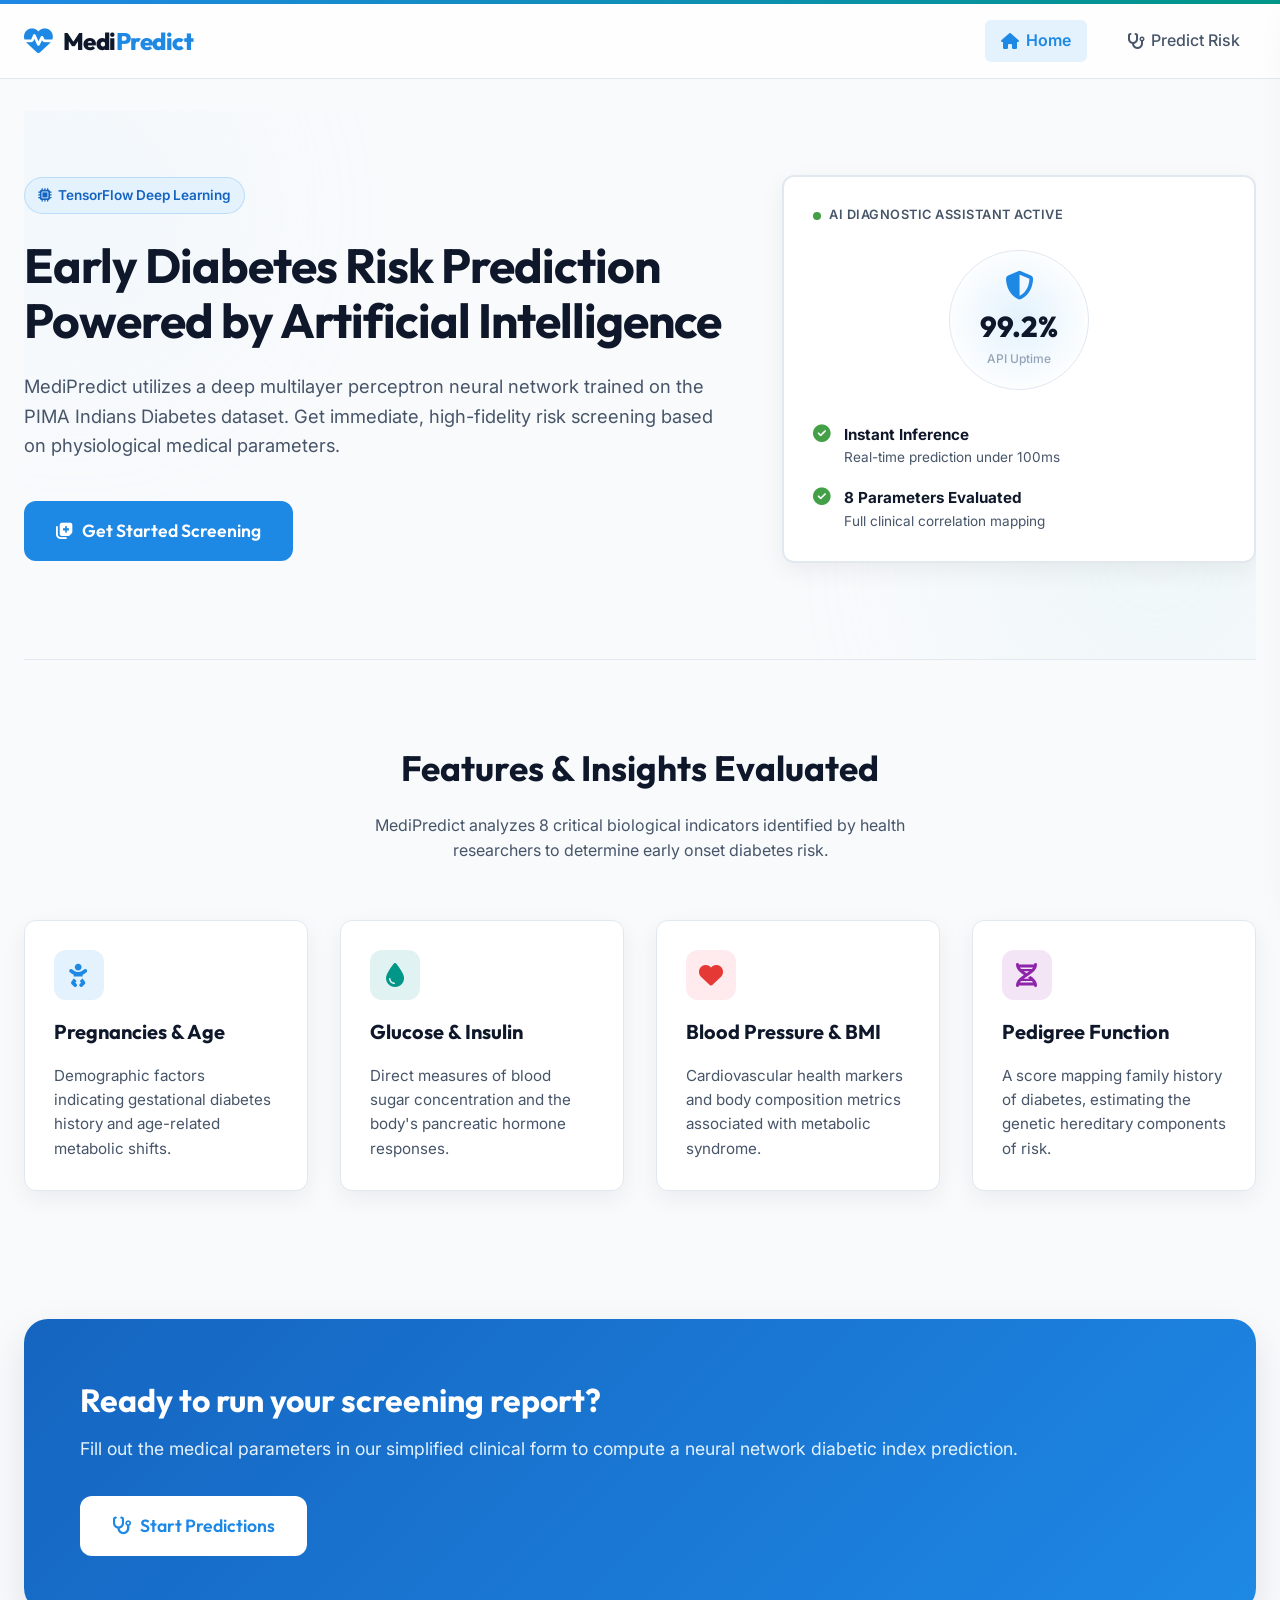
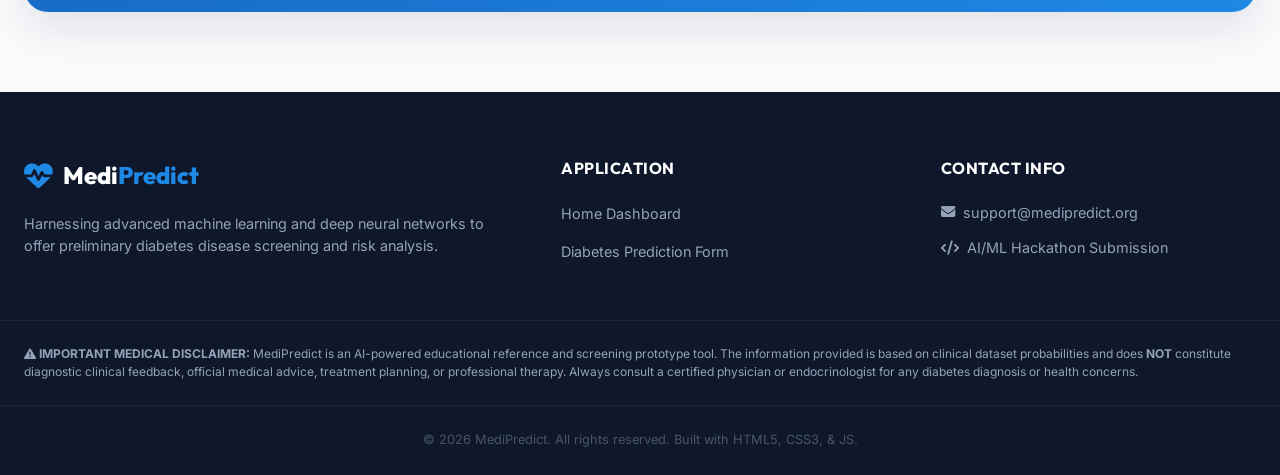
<file: frontend/index.html>
<!DOCTYPE html>
<html lang="en">
<head>
    <meta charset="UTF-8">
    <meta name="viewport" content="width=device-width, initial-scale=1.0">
    <meta name="description" content="MediPredict is an AI/ML powered healthcare portal predicting patient diabetes disease susceptibility based on medical records with a TensorFlow Keras sequential neural network.">
    <meta name="author" content="MediPredict Team">
    <title>MediPredict | AI-Powered Diabetes Disease Prediction</title>
    
    <!-- Google Fonts -->
    <link rel="preconnect" href="https://fonts.googleapis.com">
    <link rel="preconnect" href="https://fonts.gstatic.com" crossorigin>
    <link href="https://fonts.googleapis.com/css2?family=Inter:wght@300;400;500;600;700&family=Outfit:wght@400;500;600;700;800&display=swap" rel="stylesheet">
    
    <!-- FontAwesome Icons -->
    <link rel="stylesheet" href="https://cdnjs.cloudflare.com/ajax/libs/font-awesome/6.4.0/css/all.min.css">
    
    <!-- CSS Stylesheet -->
    <link rel="stylesheet" href="css/style.css">
    
    <meta id="medipredict-app-id" data-app-name="MediPredict">
</head>
<body>
    <!-- Top Progress Bar -->
    <div class="top-nav-bar-progress"></div>

    <!-- Navigation Header -->
    <header class="main-header">
        <div class="header-container">
            <a href="index.html" class="logo-link" id="nav-logo">
                <i class="fa-solid fa-heart-pulse logo-icon"></i>
                <span class="logo-text">Medi<span class="logo-accent">Predict</span></span>
            </a>
            
            <nav class="desktop-nav">
                <a href="index.html" class="nav-item active" id="nav-home-btn">
                    <i class="fa-solid fa-house"></i> Home
                </a>
                <a href="predict.html" class="nav-item" id="nav-predict-btn">
                    <i class="fa-solid fa-stethoscope"></i> Predict Risk
                </a>
            </nav>
            
            <button class="mobile-toggle" id="mobile-menu-btn" aria-label="Toggle Navigation Menu">
                <i class="fa-solid fa-bars"></i>
            </button>
        </div>
    </header>

    <!-- Mobile Navigation Drawer -->
    <div class="mobile-drawer" id="mobile-nav-drawer">
        <div class="drawer-header">
            <span class="logo-text">Medi<span class="logo-accent">Predict</span></span>
            <button class="drawer-close" id="mobile-close-btn">&times;</button>
        </div>
        <nav class="mobile-nav-links">
            <a href="index.html" class="mobile-nav-item active" id="mob-nav-home">
                <i class="fa-solid fa-house"></i> Home
            </a>
            <a href="predict.html" class="mobile-nav-item" id="mob-nav-predict">
                <i class="fa-solid fa-stethoscope"></i> Predict Risk
            </a>
        </nav>
    </div>
    <div class="drawer-overlay" id="mobile-drawer-overlay"></div>

    <!-- Main Content Body -->
    <main class="main-content-wrapper">
        <!-- Hero Section -->
        <section class="hero-section">
            <div class="hero-bg-shapes">
                <div class="shape shape-1"></div>
                <div class="shape shape-2"></div>
            </div>
            <div class="hero-container">
                <div class="hero-content">
                    <span class="hero-badge"><i class="fa-solid fa-microchip"></i> TensorFlow Deep Learning</span>
                    <h1 class="hero-title">Early Diabetes Risk Prediction Powered by Artificial Intelligence</h1>
                    <p class="hero-description">
                        MediPredict utilizes a deep multilayer perceptron neural network trained on the PIMA Indians Diabetes dataset. Get immediate, high-fidelity risk screening based on physiological medical parameters.
                    </p>
                    <div class="hero-buttons">
                        <a href="predict.html" class="btn btn-primary btn-large" id="hero-get-started-btn">
                            <i class="fa-solid fa-notes-medical"></i> Get Started Screening
                        </a>
                    </div>
                </div>
                
                <div class="hero-visual">
                    <div class="premium-card hero-interactive-card">
                        <div class="card-header-pulse">
                            <span class="pulse-indicator"></span>
                            <span class="pulse-text">AI Diagnostic Assistant Active</span>
                        </div>
                        <div class="hero-card-stat">
                            <div class="stat-circle">
                                <i class="fa-solid fa-shield-halved"></i>
                                <span class="stat-number">99.2%</span>
                                <span class="stat-label">API Uptime</span>
                            </div>
                        </div>
                        <div class="hero-card-list">
                            <div class="list-item">
                                <i class="fa-solid fa-circle-check text-success"></i>
                                <div>
                                    <strong>Instant Inference</strong>
                                    <p>Real-time prediction under 100ms</p>
                                </div>
                            </div>
                            <div class="list-item">
                                <i class="fa-solid fa-circle-check text-success"></i>
                                <div>
                                    <strong>8 Parameters Evaluated</strong>
                                    <p>Full clinical correlation mapping</p>
                                </div>
                            </div>
                        </div>
                    </div>
                </div>
            </div>
        </section>

        <!-- Features / Pillars Section -->
        <section class="features-section">
            <div class="section-header">
                <h2>Features & Insights Evaluated</h2>
                <p>MediPredict analyzes 8 critical biological indicators identified by health researchers to determine early onset diabetes risk.</p>
            </div>
            
            <div class="features-grid">
                <!-- Feature 1 -->
                <div class="premium-card feature-card">
                    <div class="feature-icon-wrapper text-blue">
                        <i class="fa-solid fa-baby"></i>
                    </div>
                    <h3>Pregnancies & Age</h3>
                    <p>Demographic factors indicating gestational diabetes history and age-related metabolic shifts.</p>
                </div>
                
                <!-- Feature 2 -->
                <div class="premium-card feature-card">
                    <div class="feature-icon-wrapper text-teal">
                        <i class="fa-solid fa-droplet"></i>
                    </div>
                    <h3>Glucose & Insulin</h3>
                    <p>Direct measures of blood sugar concentration and the body's pancreatic hormone responses.</p>
                </div>
                
                <!-- Feature 3 -->
                <div class="premium-card feature-card">
                    <div class="feature-icon-wrapper text-red">
                        <i class="fa-solid fa-heart"></i>
                    </div>
                    <h3>Blood Pressure & BMI</h3>
                    <p>Cardiovascular health markers and body composition metrics associated with metabolic syndrome.</p>
                </div>
                
                <!-- Feature 4 -->
                <div class="premium-card feature-card">
                    <div class="feature-icon-wrapper text-purple">
                        <i class="fa-solid fa-dna"></i>
                    </div>
                    <h3>Pedigree Function</h3>
                    <p>A score mapping family history of diabetes, estimating the genetic hereditary components of risk.</p>
                </div>
            </div>
        </section>

        <!-- Call to Action Banner -->
        <section class="cta-banner">
            <div class="cta-container">
                <div class="cta-content">
                    <h2>Ready to run your screening report?</h2>
                    <p>Fill out the medical parameters in our simplified clinical form to compute a neural network diabetic index prediction.</p>
                </div>
                <div class="cta-action">
                    <a href="predict.html" class="btn btn-white btn-large">
                        <i class="fa-solid fa-stethoscope"></i> Start Predictions
                    </a>
                </div>
            </div>
        </section>
    </main>

    <!-- Footer Area -->
    <footer class="main-footer">
        <div class="footer-container">
            <div class="footer-brand">
                <div class="footer-logo">
                    <i class="fa-solid fa-heart-pulse logo-icon"></i>
                    <span>Medi<span class="logo-accent">Predict</span></span>
                </div>
                <p class="footer-tagline">Harnessing advanced machine learning and deep neural networks to offer preliminary diabetes disease screening and risk analysis.</p>
            </div>
            
            <div class="footer-links">
                <h4>Application</h4>
                <ul>
                    <li><a href="index.html">Home Dashboard</a></li>
                    <li><a href="predict.html">Diabetes Prediction Form</a></li>
                </ul>
            </div>
            
            <div class="footer-contact">
                <h4>Contact Info</h4>
                <p><i class="fa-solid fa-envelope"></i> support@medipredict.org</p>
                <p><i class="fa-solid fa-code"></i> AI/ML Hackathon Submission</p>
            </div>
        </div>
        
        <div class="footer-disclaimer-bar">
            <div class="disclaimer-container">
                <p><strong><i class="fa-solid fa-triangle-exclamation"></i> IMPORTANT MEDICAL DISCLAIMER:</strong> MediPredict is an AI-powered educational reference and screening prototype tool. The information provided is based on clinical dataset probabilities and does <strong>NOT</strong> constitute diagnostic clinical feedback, official medical advice, treatment planning, or professional therapy. Always consult a certified physician or endocrinologist for any diabetes diagnosis or health concerns.</p>
            </div>
        </div>
        
        <div class="footer-copyright-bar">
            <p>&copy; 2026 MediPredict. All rights reserved. Built with HTML5, CSS3, & JS.</p>
        </div>
    </footer>

    <!-- Main JavaScript Code -->
    <script src="js/main.js"></script>
</body>
</html>
</file>
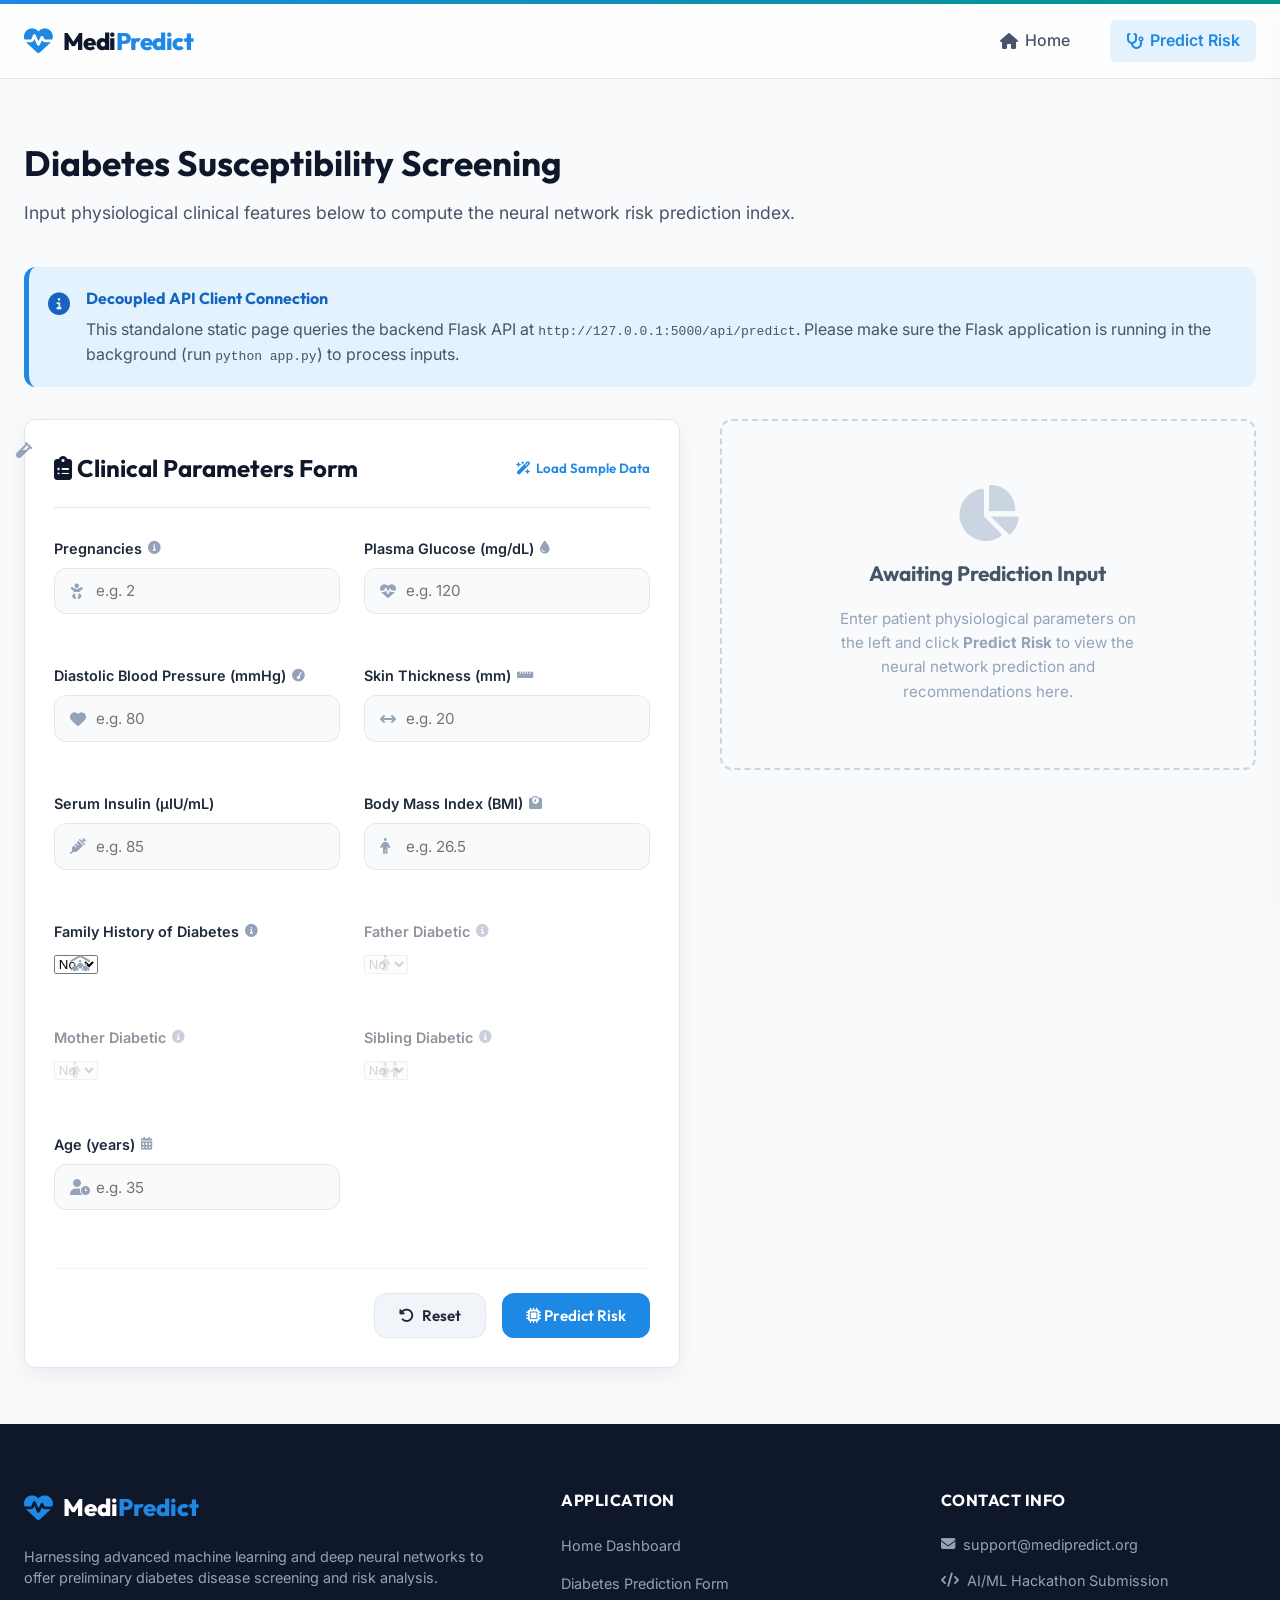
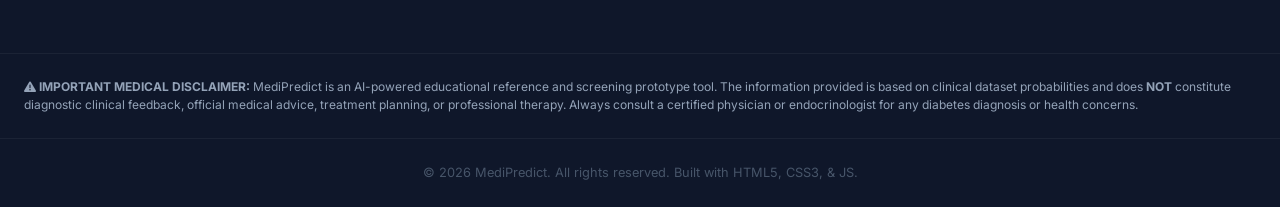
<file: frontend/predict.html>
<!DOCTYPE html>
<html lang="en">
<head>
    <meta charset="UTF-8">
    <meta name="viewport" content="width=device-width, initial-scale=1.0">
    <meta name="description" content="MediPredict is an AI/ML powered healthcare portal predicting patient diabetes disease susceptibility based on medical records with a TensorFlow Keras sequential neural network.">
    <meta name="author" content="MediPredict Team">
    <title>Predict Risk | MediPredict Diabetes Screening</title>
    
    <!-- Google Fonts -->
    <link rel="preconnect" href="https://fonts.googleapis.com">
    <link rel="preconnect" href="https://fonts.gstatic.com" crossorigin>
    <link href="https://fonts.googleapis.com/css2?family=Inter:wght@300;400;500;600;700&family=Outfit:wght@400;500;600;700;800&display=swap" rel="stylesheet">
    
    <!-- FontAwesome Icons -->
    <link rel="stylesheet" href="https://cdnjs.cloudflare.com/ajax/libs/font-awesome/6.4.0/css/all.min.css">
    
    <!-- CSS Stylesheet -->
    <link rel="stylesheet" href="css/style.css">
</head>
<body>
    <!-- Top Progress Bar -->
    <div class="top-nav-bar-progress"></div>

    <!-- Navigation Header -->
    <header class="main-header">
        <div class="header-container">
            <a href="index.html" class="logo-link" id="nav-logo">
                <i class="fa-solid fa-heart-pulse logo-icon"></i>
                <span class="logo-text">Medi<span class="logo-accent">Predict</span></span>
            </a>
            
            <nav class="desktop-nav">
                <a href="index.html" class="nav-item" id="nav-home-btn">
                    <i class="fa-solid fa-house"></i> Home
                </a>
                <a href="predict.html" class="nav-item active" id="nav-predict-btn">
                    <i class="fa-solid fa-stethoscope"></i> Predict Risk
                </a>
            </nav>
            
            <button class="mobile-toggle" id="mobile-menu-btn" aria-label="Toggle Navigation Menu">
                <i class="fa-solid fa-bars"></i>
            </button>
        </div>
    </header>

    <!-- Mobile Navigation Drawer -->
    <div class="mobile-drawer" id="mobile-nav-drawer">
        <div class="drawer-header">
            <span class="logo-text">Medi<span class="logo-accent">Predict</span></span>
            <button class="drawer-close" id="mobile-close-btn">&times;</button>
        </div>
        <nav class="mobile-nav-links">
            <a href="index.html" class="mobile-nav-item" id="mob-nav-home">
                <i class="fa-solid fa-house"></i> Home
            </a>
            <a href="predict.html" class="mobile-nav-item active" id="mob-nav-predict">
                <i class="fa-solid fa-stethoscope"></i> Predict Risk
            </a>
        </nav>
    </div>
    <div class="drawer-overlay" id="mobile-drawer-overlay"></div>

    <!-- Main Content Body -->
    <main class="main-content-wrapper">
        <div class="predict-page-container">
            <!-- Header -->
            <div class="page-title-section">
                <h1>Diabetes Susceptibility Screening</h1>
                <p>Input physiological clinical features below to compute the neural network risk prediction index.</p>
            </div>
            
            <!-- Connection Hint -->
            <div class="alert-box warning-alert" style="background-color: var(--color-primary-light); border-left-color: var(--color-primary); color: var(--color-primary-dark);">
                <div class="alert-icon" style="color: var(--color-primary-dark);"><i class="fa-solid fa-circle-info"></i></div>
                <div class="alert-content">
                    <h4 style="color: var(--color-primary-dark);">Decoupled API Client Connection</h4>
                    <p style="color: var(--color-slate-600);">This standalone static page queries the backend Flask API at <code>http://127.0.0.1:5000/api/predict</code>. Please make sure the Flask application is running in the background (run <code>python app.py</code>) to process inputs.</p>
                </div>
            </div>
            
            <div class="predict-grid">
                <!-- Input Form Section -->
                <div class="premium-card form-card">
                    <div class="card-header">
                        <h2><i class="fa-solid fa-clipboard-list"></i> Clinical Parameters Form</h2>
                        <button type="button" class="btn-text-only" id="fill-sample-btn" title="Fills form with sample patient data for testing.">
                            <i class="fa-solid fa-wand-magic-sparkles"></i> Load Sample Data
                        </button>
                    </div>
                    
                    <form id="diabetes-form" novalidate>
                        <div class="form-grid">
                            <!-- Pregnancies -->
                            <div class="form-group">
                                <label for="Pregnancies">
                                    Pregnancies 
                                    <span class="info-tooltip" title="Number of times pregnant (0 for male or children, or count for female)."><i class="fa-solid fa-circle-info"></i></span>
                                </label>
                                <div class="input-wrapper">
                                    <i class="fa-solid fa-baby input-icon"></i>
                                    <input type="number" id="Pregnancies" name="Pregnancies" min="0" max="25" placeholder="e.g. 2" required>
                                </div>
                                <span class="error-msg" id="err-Pregnancies"></span>
                            </div>

                            <!-- Glucose -->
                            <div class="form-group">
                                <label for="Glucose">
                                    Plasma Glucose (mg/dL)
                                    <span class="info-tooltip" title="Plasma glucose concentration at 2 hours in an oral glucose tolerance test. Standard range: 70-140 mg/dL."><i class="fa-solid fa-droplet"></i></span>
                                </label>
                                <div class="input-wrapper">
                                    <i class="fa-solid fa-heart-pulse input-icon"></i>
                                    <input type="number" id="Glucose" name="Glucose" min="10" max="500" placeholder="e.g. 120" required>
                                </div>
                                <span class="error-msg" id="err-Glucose"></span>
                            </div>

                            <!-- Blood Pressure -->
                            <div class="form-group">
                                <label for="BloodPressure">
                                    Diastolic Blood Pressure (mmHg)
                                    <span class="info-tooltip" title="Diastolic blood pressure. Standard range: 60-90 mmHg."><i class="fa-solid fa-gauge-simple-high"></i></span>
                                </label>
                                <div class="input-wrapper">
                                    <i class="fa-solid fa-heart input-icon"></i>
                                    <input type="number" id="BloodPressure" name="BloodPressure" min="10" max="300" placeholder="e.g. 80" required>
                                </div>
                                <span class="error-msg" id="err-BloodPressure"></span>
                            </div>

                            <!-- Skin Thickness -->
                            <div class="form-group">
                                <label for="SkinThickness">
                                    Skin Thickness (mm)
                                    <span class="info-tooltip" title="Triceps skin fold thickness used to estimate body fat. Typical range: 10-50 mm."><i class="fa-solid fa-ruler-horizontal"></i></span>
                                </label>
                                <div class="input-wrapper">
                                    <i class="fa-solid fa-arrows-left-right input-icon"></i>
                                    <input type="number" id="SkinThickness" name="SkinThickness" min="1" max="120" placeholder="e.g. 20" required>
                                </div>
                                <span class="error-msg" id="err-SkinThickness"></span>
                            </div>

                            <!-- Insulin -->
                            <div class="form-group">
                                <label for="Insulin">
                                    Serum Insulin (µIU/mL)
                                    <span class="info-tooltip" title="2-Hour serum insulin level. Normal values vary but standard is often 16-166 uIU/mL."><i class="fa-solid fa-vial input-icon"></i></span>
                                </label>
                                <div class="input-wrapper">
                                    <i class="fa-solid fa-syringe input-icon"></i>
                                    <input type="number" id="Insulin" name="Insulin" min="1" max="2000" placeholder="e.g. 85" required>
                                </div>
                                <span class="error-msg" id="err-Insulin"></span>
                            </div>

                            <!-- BMI -->
                            <div class="form-group">
                                <label for="BMI">
                                    Body Mass Index (BMI)
                                    <span class="info-tooltip" title="Body mass index: weight in kg / (height in m) squared. Standard range: 18.5-24.9."><i class="fa-solid fa-weight-scale"></i></span>
                                </label>
                                <div class="input-wrapper">
                                    <i class="fa-solid fa-person input-icon"></i>
                                    <input type="number" step="0.1" id="BMI" name="BMI" min="5.0" max="100.0" placeholder="e.g. 26.5" required>
                                </div>
                                <span class="error-msg" id="err-BMI"></span>
                            </div>

                             <!-- Family History of Diabetes -->
                             <div class="form-group">
                                 <label for="FamilyHistory">
                                     Family History of Diabetes
                                     <span class="info-tooltip" title="Do you have any biological relatives with a history of diabetes?"><i class="fa-solid fa-circle-info"></i></span>
                                 </label>
                                 <div class="input-wrapper">
                                     <i class="fa-solid fa-people-roof input-icon"></i>
                                     <select id="FamilyHistory" name="FamilyHistory" required>
                                         <option value="no" selected>No</option>
                                         <option value="yes">Yes</option>
                                     </select>
                                 </div>
                                 <span class="error-msg" id="err-FamilyHistory"></span>
                             </div>

                             <!-- Father Diabetic -->
                             <div class="form-group" id="father-diabetic-group">
                                 <label for="FatherDiabetic">
                                     Father Diabetic
                                     <span class="info-tooltip" title="Has your biological father been diagnosed with diabetes?"><i class="fa-solid fa-circle-info"></i></span>
                                 </label>
                                 <div class="input-wrapper">
                                     <i class="fa-solid fa-person input-icon"></i>
                                     <select id="FatherDiabetic" name="FatherDiabetic" required>
                                         <option value="no" selected>No</option>
                                         <option value="yes">Yes</option>
                                     </select>
                                 </div>
                                 <span class="error-msg" id="err-FatherDiabetic"></span>
                             </div>

                             <!-- Mother Diabetic -->
                             <div class="form-group" id="mother-diabetic-group">
                                 <label for="MotherDiabetic">
                                     Mother Diabetic
                                     <span class="info-tooltip" title="Has your biological mother been diagnosed with diabetes?"><i class="fa-solid fa-circle-info"></i></span>
                                 </label>
                                 <div class="input-wrapper">
                                     <i class="fa-solid fa-person-dress input-icon"></i>
                                     <select id="MotherDiabetic" name="MotherDiabetic" required>
                                         <option value="no" selected>No</option>
                                         <option value="yes">Yes</option>
                                     </select>
                                 </div>
                                 <span class="error-msg" id="err-MotherDiabetic"></span>
                             </div>

                             <!-- Sibling Diabetic -->
                             <div class="form-group" id="sibling-diabetic-group">
                                 <label for="SiblingDiabetic">
                                     Sibling Diabetic
                                     <span class="info-tooltip" title="Do you have any biological siblings diagnosed with diabetes?"><i class="fa-solid fa-circle-info"></i></span>
                                 </label>
                                 <div class="input-wrapper">
                                     <i class="fa-solid fa-children input-icon"></i>
                                     <select id="SiblingDiabetic" name="SiblingDiabetic" required>
                                         <option value="no" selected>No</option>
                                         <option value="yes">Yes</option>
                                     </select>
                                 </div>
                                 <span class="error-msg" id="err-SiblingDiabetic"></span>
                             </div>

                            <!-- Age -->
                            <div class="form-group">
                                <label for="Age">
                                    Age (years)
                                    <span class="info-tooltip" title="Patient's age in years."><i class="fa-solid fa-calendar-days"></i></span>
                                </label>
                                <div class="input-wrapper">
                                    <i class="fa-solid fa-user-clock input-icon"></i>
                                    <input type="number" id="Age" name="Age" min="1" max="120" placeholder="e.g. 35" required>
                                </div>
                                <span class="error-msg" id="err-Age"></span>
                            </div>
                        </div>

                        <div class="form-actions">
                            <button type="button" class="btn btn-secondary" id="reset-form-btn">
                                <i class="fa-solid fa-rotate-left"></i> Reset
                            </button>
                            <button type="submit" class="btn btn-primary" id="predict-submit-btn">
                                <span class="btn-text"><i class="fa-solid fa-microchip"></i> Predict Risk</span>
                                <span class="spinner" id="form-spinner"></span>
                            </button>
                        </div>
                    </form>
                </div>

                <!-- Result Display Section -->
                <div class="results-container" id="results-display-area">
                    <!-- Initial State Card -->
                    <div class="premium-card initial-result-card" id="initial-result-card">
                        <div class="initial-result-content">
                            <i class="fa-solid fa-chart-pie initial-icon"></i>
                            <h3>Awaiting Prediction Input</h3>
                            <p>Enter patient physiological parameters on the left and click <strong>Predict Risk</strong> to view the neural network prediction and recommendations here.</p>
                        </div>
                    </div>

                    <!-- Dynamic Result Card (Initially Hidden) -->
                    <div class="premium-card result-display-card hidden" id="result-display-card">
                        <div class="result-card-header">
                            <h2><i class="fa-solid fa-square-poll-vertical"></i> Screening Report</h2>
                            <span class="model-badge" id="result-model-badge">TensorFlow Model</span>
                        </div>

                        <!-- Prediction Status Panel -->
                        <div class="result-status-panel" id="result-status-panel">
                            <div class="status-icon-wrapper" id="result-status-icon">
                                <i class="fa-solid fa-circle-exclamation"></i>
                            </div>
                            <div class="status-text-info">
                                <span class="status-label">RISK STATUS</span>
                                <h3 class="status-value" id="result-status-value">Likely Diabetic</h3>
                            </div>
                        </div>

                        <!-- Score and Gauge Section -->
                        <div class="result-visual-section">
                            <div class="radial-gauge-wrapper">
                                <svg class="radial-gauge" viewBox="0 0 120 120">
                                    <circle class="gauge-track" cx="60" cy="60" r="50"></circle>
                                    <circle class="gauge-progress" id="gauge-progress-circle" cx="60" cy="60" r="50"></circle>
                                </svg>
                                <div class="gauge-labels">
                                    <span class="gauge-value" id="result-confidence-value">85.4%</span>
                                    <span class="gauge-label">CONFIDENCE</span>
                                </div>
                            </div>
                        </div>

                        <!-- Recommendations -->
                        <div class="recommendations-box">
                            <h4><i class="fa-solid fa-hand-holding-heart"></i> AI Clinical Insights</h4>
                            <ul class="recommendation-list" id="result-recommendations-list">
                                <!-- Filled by JS -->
                            </ul>
                        </div>

                        <!-- Medical Disclaimer -->
                        <div class="result-disclaimer">
                            <i class="fa-solid fa-triangle-exclamation"></i>
                            <span><strong>Disclaimer:</strong> This response represents an artificial intelligence prediction score. It is not an official clinical diagnostic test. Verify these parameters with a physician.</span>
                        </div>
                    </div>
                </div>
            </div>
        </div>
    </main>

    <!-- Footer Area -->
    <footer class="main-footer">
        <div class="footer-container">
            <div class="footer-brand">
                <div class="footer-logo">
                    <i class="fa-solid fa-heart-pulse logo-icon"></i>
                    <span>Medi<span class="logo-accent">Predict</span></span>
                </div>
                <p class="footer-tagline">Harnessing advanced machine learning and deep neural networks to offer preliminary diabetes disease screening and risk analysis.</p>
            </div>
            
            <div class="footer-links">
                <h4>Application</h4>
                <ul>
                    <li><a href="index.html">Home Dashboard</a></li>
                    <li><a href="predict.html">Diabetes Prediction Form</a></li>
                </ul>
            </div>
            
            <div class="footer-contact">
                <h4>Contact Info</h4>
                <p><i class="fa-solid fa-envelope"></i> support@medipredict.org</p>
                <p><i class="fa-solid fa-code"></i> AI/ML Hackathon Submission</p>
            </div>
        </div>
        
        <div class="footer-disclaimer-bar">
            <div class="disclaimer-container">
                <p><strong><i class="fa-solid fa-triangle-exclamation"></i> IMPORTANT MEDICAL DISCLAIMER:</strong> MediPredict is an AI-powered educational reference and screening prototype tool. The information provided is based on clinical dataset probabilities and does <strong>NOT</strong> constitute diagnostic clinical feedback, official medical advice, treatment planning, or professional therapy. Always consult a certified physician or endocrinologist for any diabetes diagnosis or health concerns.</p>
            </div>
        </div>
        
        <div class="footer-copyright-bar">
            <p>&copy; 2026 MediPredict. All rights reserved. Built with HTML5, CSS3, & JS.</p>
        </div>
    </footer>

    <!-- Main JavaScript Code -->
    <script src="js/main.js"></script>
</body>
</html>
</file>
<file: frontend/css/style.css>
/* --------------------------------------------------
   MediPredict Standalone Static Frontend CSS
-------------------------------------------------- */

/* CSS Variables */
:root {
    --color-primary: #1e88e5;
    --color-primary-dark: #1565c0;
    --color-primary-light: #e3f2fd;
    --color-teal: #009688;
    --color-teal-light: #e0f2f1;
    --color-success: #43a047;
    --color-success-light: #e8f5e9;
    --color-warning: #ffb300;
    --color-warning-light: #fff8e1;
    --color-danger: #e53935;
    --color-danger-light: #ffebee;
    
    --color-slate-50: #f8fafc;
    --color-slate-100: #f1f5f9;
    --color-slate-200: #e2e8f0;
    --color-slate-300: #cbd5e1;
    --color-slate-400: #94a3b8;
    --color-slate-600: #475569;
    --color-slate-800: #1e293b;
    --color-slate-900: #0f172a;
    --color-white: #ffffff;
    
    --font-sans: 'Inter', -apple-system, BlinkMacSystemFont, "Segoe UI", Roboto, sans-serif;
    --font-title: 'Outfit', -apple-system, BlinkMacSystemFont, "Segoe UI", Roboto, sans-serif;
    
    --border-radius-sm: 6px;
    --border-radius-md: 12px;
    --border-radius-lg: 24px;
    
    --shadow-sm: 0 2px 4px rgba(15, 23, 42, 0.04);
    --shadow-md: 0 8px 24px rgba(15, 23, 42, 0.06);
    --shadow-lg: 0 16px 40px rgba(15, 23, 42, 0.1);
    
    --transition-fast: 0.15s cubic-bezier(0.4, 0, 0.2, 1);
    --transition-normal: 0.3s cubic-bezier(0.4, 0, 0.2, 1);
}

/* Base Styles */
* {
    box-sizing: border-box;
    margin: 0;
    padding: 0;
}

body {
    font-family: var(--font-sans);
    background-color: var(--color-slate-50);
    color: var(--color-slate-800);
    min-height: 100vh;
    display: flex;
    flex-direction: column;
    overflow-x: hidden;
    line-height: 1.6;
}

h1, h2, h3, h4, h5, h6 {
    font-family: var(--font-title);
    font-weight: 700;
    color: var(--color-slate-900);
}

/* Visual Layout Container */
.main-content-wrapper {
    flex: 1 0 auto;
    width: 100%;
    max-width: 1280px;
    margin: 0 auto;
    padding: 2rem 1.5rem;
}

/* Header & Navigation */
.main-header {
    background-color: rgba(255, 255, 255, 0.8);
    backdrop-filter: blur(12px);
    -webkit-backdrop-filter: blur(12px);
    border-bottom: 1px solid var(--color-slate-200);
    position: sticky;
    top: 0;
    z-index: 100;
    width: 100%;
}

.header-container {
    max-width: 1280px;
    margin: 0 auto;
    padding: 1rem 1.5rem;
    display: flex;
    align-items: center;
    justify-content: space-between;
}

.top-nav-bar-progress {
    height: 4px;
    width: 100%;
    background: linear-gradient(90deg, var(--color-primary), var(--color-teal));
}

.logo-link {
    display: flex;
    align-items: center;
    text-decoration: none;
    gap: 0.6rem;
}

.logo-icon {
    font-size: 1.8rem;
    color: var(--color-primary);
    animation: heartPulse 2.5s infinite;
}

.logo-text {
    font-family: var(--font-title);
    font-size: 1.5rem;
    font-weight: 800;
    color: var(--color-slate-900);
    letter-spacing: -0.5px;
}

.logo-accent {
    color: var(--color-primary);
}

.desktop-nav {
    display: flex;
    gap: 1.5rem;
}

.nav-item {
    text-decoration: none;
    color: var(--color-slate-600);
    font-weight: 500;
    padding: 0.5rem 1rem;
    border-radius: var(--border-radius-sm);
    transition: var(--transition-fast);
    display: flex;
    align-items: center;
    gap: 0.4rem;
}

.nav-item:hover {
    color: var(--color-primary);
    background-color: var(--color-primary-light);
}

.nav-item.active {
    color: var(--color-primary);
    background-color: var(--color-primary-light);
    font-weight: 600;
}

.mobile-toggle {
    display: none;
    background: none;
    border: none;
    font-size: 1.4rem;
    color: var(--color-slate-800);
    cursor: pointer;
}

/* Mobile Drawer */
.mobile-drawer {
    position: fixed;
    top: 0;
    right: -300px;
    width: 280px;
    height: 100vh;
    background-color: var(--color-white);
    z-index: 1000;
    padding: 2rem 1.5rem;
    box-shadow: var(--shadow-lg);
    transition: transform var(--transition-normal);
    display: flex;
    flex-direction: column;
    gap: 2rem;
}

.mobile-drawer.open {
    transform: translateX(-300px);
}

.drawer-header {
    display: flex;
    justify-content: space-between;
    align-items: center;
    border-bottom: 1px solid var(--color-slate-100);
    padding-bottom: 1rem;
}

.drawer-close {
    background: none;
    border: none;
    font-size: 2rem;
    cursor: pointer;
    color: var(--color-slate-400);
}

.mobile-nav-links {
    display: flex;
    flex-direction: column;
    gap: 1rem;
}

.mobile-nav-item {
    text-decoration: none;
    color: var(--color-slate-800);
    font-size: 1.1rem;
    font-weight: 500;
    padding: 0.8rem 1rem;
    border-radius: var(--border-radius-md);
    transition: var(--transition-fast);
    display: flex;
    align-items: center;
    gap: 0.8rem;
}

.mobile-nav-item:hover, .mobile-nav-item.active {
    color: var(--color-primary);
    background-color: var(--color-primary-light);
}

.drawer-overlay {
    position: fixed;
    top: 0;
    left: 0;
    width: 100vw;
    height: 100vh;
    background-color: rgba(15, 23, 42, 0.4);
    backdrop-filter: blur(4px);
    z-index: 999;
    display: none;
}

.drawer-overlay.visible {
    display: block;
}

/* Premium Cards */
.premium-card {
    background-color: var(--color-white);
    border: 1px solid var(--color-slate-200);
    border-radius: var(--border-radius-md);
    padding: 1.8rem;
    box-shadow: var(--shadow-md);
    transition: transform var(--transition-normal), box-shadow var(--transition-normal);
}

.premium-card:hover {
    box-shadow: var(--shadow-lg);
}

/* Buttons */
.btn {
    display: inline-flex;
    align-items: center;
    justify-content: center;
    gap: 0.5rem;
    font-family: var(--font-title);
    font-weight: 600;
    font-size: 0.95rem;
    padding: 0.75rem 1.5rem;
    border-radius: var(--border-radius-md);
    border: none;
    cursor: pointer;
    transition: var(--transition-fast);
    text-decoration: none;
}

.btn-primary {
    background-color: var(--color-primary);
    color: var(--color-white);
}

.btn-primary:hover {
    background-color: var(--color-primary-dark);
    transform: translateY(-1px);
}

.btn-secondary {
    background-color: var(--color-slate-100);
    color: var(--color-slate-800);
    border: 1px solid var(--color-slate-200);
}

.btn-secondary:hover {
    background-color: var(--color-slate-200);
    color: var(--color-slate-900);
}

.btn-white {
    background-color: var(--color-white);
    color: var(--color-primary);
}

.btn-white:hover {
    background-color: var(--color-primary-light);
    transform: scale(1.02);
}

.btn-large {
    padding: 1rem 2rem;
    font-size: 1.1rem;
    border-radius: var(--border-radius-md);
}

.btn-text-only {
    background: none;
    border: none;
    color: var(--color-primary);
    font-family: var(--font-title);
    font-weight: 600;
    cursor: pointer;
    display: inline-flex;
    align-items: center;
    gap: 0.3rem;
    transition: var(--transition-fast);
}

.btn-text-only:hover {
    color: var(--color-primary-dark);
    text-decoration: underline;
}

/* Alerts */
.alert-box {
    display: flex;
    gap: 1rem;
    padding: 1.2rem;
    border-radius: var(--border-radius-md);
    margin-bottom: 2rem;
    border-left: 5px solid transparent;
}

.warning-alert {
    background-color: var(--color-warning-light);
    border-left-color: var(--color-warning);
    color: #856404;
}

.warning-alert h4 {
    color: #856404;
    margin-bottom: 0.3rem;
}

.alert-icon {
    font-size: 1.4rem;
}

/* --- LANDING PAGE STYLING --- */

/* Hero Section */
.hero-section {
    position: relative;
    padding: 4rem 0 6rem 0;
    overflow: hidden;
}

.hero-bg-shapes .shape {
    position: absolute;
    border-radius: 50%;
    filter: blur(80px);
    z-index: -1;
    opacity: 0.3;
}

.shape-1 {
    width: 300px;
    height: 300px;
    background-color: var(--color-primary-light);
    top: -50px;
    left: -100px;
}

.shape-2 {
    width: 400px;
    height: 400px;
    background-color: var(--color-teal-light);
    bottom: -100px;
    right: -100px;
}

.hero-container {
    display: grid;
    grid-template-columns: 1.2fr 0.8fr;
    gap: 3rem;
    align-items: center;
}

.hero-badge {
    display: inline-flex;
    align-items: center;
    gap: 0.4rem;
    background-color: var(--color-primary-light);
    color: var(--color-primary-dark);
    font-weight: 600;
    font-size: 0.85rem;
    padding: 0.4rem 0.8rem;
    border-radius: 50px;
    margin-bottom: 1.5rem;
    border: 1px solid rgba(30, 136, 229, 0.2);
}

.hero-title {
    font-size: 3rem;
    line-height: 1.15;
    letter-spacing: -1px;
    margin-bottom: 1.5rem;
}

.hero-description {
    font-size: 1.15rem;
    color: var(--color-slate-600);
    margin-bottom: 2.5rem;
}

.hero-buttons {
    display: flex;
    gap: 1rem;
    flex-wrap: wrap;
}

.hero-interactive-card {
    position: relative;
    border: 2px solid var(--color-slate-200);
}

.card-header-pulse {
    display: flex;
    align-items: center;
    gap: 0.5rem;
    margin-bottom: 1.5rem;
}

.pulse-indicator {
    width: 8px;
    height: 8px;
    background-color: var(--color-success);
    border-radius: 50%;
    box-shadow: 0 0 0 0 rgba(67, 160, 71, 0.7);
    animation: simplePulse 1.8s infinite;
}

.pulse-text {
    font-size: 0.8rem;
    font-weight: 600;
    color: var(--color-slate-600);
    text-transform: uppercase;
    letter-spacing: 0.5px;
}

.hero-card-stat {
    display: flex;
    justify-content: center;
    margin-bottom: 2rem;
}

.stat-circle {
    display: flex;
    flex-direction: column;
    align-items: center;
    justify-content: center;
    width: 140px;
    height: 140px;
    border-radius: 50%;
    background: radial-gradient(circle, var(--color-primary-light) 0%, rgba(255,255,255,0) 80%);
    border: 1px solid var(--color-slate-200);
}

.stat-circle i {
    font-size: 1.8rem;
    color: var(--color-primary);
    margin-bottom: 0.2rem;
}

.stat-number {
    font-family: var(--font-title);
    font-size: 1.8rem;
    font-weight: 800;
    color: var(--color-slate-900);
}

.stat-label {
    font-size: 0.75rem;
    font-weight: 500;
    color: var(--color-slate-400);
}

.hero-card-list {
    display: flex;
    flex-direction: column;
    gap: 1rem;
}

.hero-card-list .list-item {
    display: flex;
    gap: 0.8rem;
    align-items: flex-start;
}

.hero-card-list .list-item i {
    font-size: 1.1rem;
    margin-top: 0.2rem;
}

.text-success {
    color: var(--color-success);
}

.list-item strong {
    font-size: 0.95rem;
    color: var(--color-slate-900);
}

.list-item p {
    font-size: 0.85rem;
    color: var(--color-slate-600);
}

/* Features Grid */
.features-section {
    padding: 5rem 0;
    border-top: 1px solid var(--color-slate-200);
}

.section-header {
    text-align: center;
    max-width: 600px;
    margin: 0 auto 3.5rem auto;
}

.section-header h2 {
    font-size: 2.2rem;
    margin-bottom: 1rem;
}

.section-header p {
    color: var(--color-slate-600);
}

.features-grid {
    display: grid;
    grid-template-columns: repeat(auto-fit, minmax(240px, 1fr));
    gap: 2rem;
}

.feature-card {
    display: flex;
    flex-direction: column;
    align-items: flex-start;
    gap: 1rem;
    border: 1px solid var(--color-slate-200);
}

.feature-icon-wrapper {
    width: 50px;
    height: 50px;
    border-radius: var(--border-radius-md);
    display: flex;
    align-items: center;
    justify-content: center;
    font-size: 1.5rem;
}

.text-blue {
    background-color: var(--color-primary-light);
    color: var(--color-primary);
}

.text-teal {
    background-color: var(--color-teal-light);
    color: var(--color-teal);
}

.text-red {
    background-color: var(--color-danger-light);
    color: var(--color-danger);
}

.text-purple {
    background-color: #f3e5f5;
    color: #8e24aa;
}

.feature-card h3 {
    font-size: 1.25rem;
}

.feature-card p {
    font-size: 0.95rem;
    color: var(--color-slate-600);
}

/* Call to Action Banner */
.cta-banner {
    background: linear-gradient(135deg, var(--color-primary-dark) 0%, var(--color-primary) 100%);
    border-radius: var(--border-radius-lg);
    padding: 3.5rem;
    color: var(--color-white);
    margin: 3rem 0;
    box-shadow: var(--shadow-lg);
}

.cta-container {
    display: flex;
    justify-content: space-between;
    align-items: center;
    gap: 2rem;
    flex-wrap: wrap;
}

.cta-content h2 {
    color: var(--color-white);
    font-size: 2rem;
    margin-bottom: 0.6rem;
}

.cta-content p {
    color: var(--color-primary-light);
    font-size: 1.1rem;
}

/* --- PREDICTION PAGE STYLING --- */

.predict-page-container {
    padding: 1.5rem 0;
}

.page-title-section {
    margin-bottom: 2.5rem;
}

.page-title-section h1 {
    font-size: 2.2rem;
    margin-bottom: 0.5rem;
}

.page-title-section p {
    color: var(--color-slate-600);
    font-size: 1.1rem;
}

.predict-grid {
    display: grid;
    grid-template-columns: 1.1fr 0.9fr;
    gap: 2.5rem;
    align-items: start;
}

/* Form Styling */
.form-card {
    border: 1px solid var(--color-slate-200);
}

.form-card .card-header {
    display: flex;
    justify-content: space-between;
    align-items: center;
    border-bottom: 1px solid var(--color-slate-200);
    padding-bottom: 1.2rem;
    margin-bottom: 1.8rem;
}

.form-grid {
    display: grid;
    grid-template-columns: 1fr 1fr;
    column-gap: 1.5rem;
    row-gap: 1.5rem;
}

.form-group {
    display: flex;
    flex-direction: column;
    gap: 0.5rem;
}

.form-group label {
    font-weight: 600;
    font-size: 0.9rem;
    color: var(--color-slate-800);
    display: flex;
    align-items: center;
    gap: 0.4rem;
}

.info-tooltip {
    color: var(--color-slate-400);
    cursor: help;
    font-size: 0.8rem;
    transition: var(--transition-fast);
}

.info-tooltip:hover {
    color: var(--color-primary);
}

.input-wrapper {
    position: relative;
}

.input-icon {
    position: absolute;
    left: 1rem;
    top: 50%;
    transform: translateY(-50%);
    color: var(--color-slate-400);
    font-size: 1rem;
    pointer-events: none;
    transition: var(--transition-fast);
}

.form-group input {
    width: 100%;
    padding: 0.8rem 1rem 0.8rem 2.6rem;
    border: 1px solid var(--color-slate-200);
    border-radius: var(--border-radius-md);
    background-color: var(--color-slate-50);
    font-family: var(--font-sans);
    font-size: 0.95rem;
    color: var(--color-slate-900);
    transition: var(--transition-fast);
}

.form-group input:focus {
    outline: none;
    border-color: var(--color-primary);
    background-color: var(--color-white);
    box-shadow: 0 0 0 4px rgba(30, 136, 229, 0.1);
}

.form-group input:focus + .input-icon {
    color: var(--color-primary);
}

/* Error States */
.form-group.has-error input {
    border-color: var(--color-danger);
    background-color: var(--color-danger-light);
}

.form-group.has-error .input-icon {
    color: var(--color-danger);
}

.error-msg {
    color: var(--color-danger);
    font-size: 0.75rem;
    font-weight: 500;
    min-height: 18px;
    display: block;
}

.form-actions {
    display: flex;
    justify-content: flex-end;
    gap: 1rem;
    margin-top: 2rem;
    border-top: 1px solid var(--color-slate-100);
    padding-top: 1.5rem;
}

/* Spinner */
.spinner {
    display: none;
    width: 20px;
    height: 20px;
    border: 3px solid rgba(255, 255, 255, 0.3);
    border-top-color: var(--color-white);
    border-radius: 50%;
    animation: spin 0.8s linear infinite;
}

#predict-submit-btn.loading .btn-text {
    display: none;
}

#predict-submit-btn.loading .spinner {
    display: inline-block;
}

/* Results Display Box */
.results-container {
    position: sticky;
    top: 90px;
}

.initial-result-card {
    border: 2px dashed var(--color-slate-300);
    background-color: transparent;
    box-shadow: none;
    padding: 4rem 2rem;
}

.initial-result-card:hover {
    box-shadow: none;
}

.initial-result-content {
    display: flex;
    flex-direction: column;
    align-items: center;
    text-align: center;
    gap: 1rem;
}

.initial-icon {
    font-size: 3.5rem;
    color: var(--color-slate-300);
}

.initial-result-content h3 {
    color: var(--color-slate-600);
    font-size: 1.3rem;
}

.initial-result-content p {
    color: var(--color-slate-400);
    font-size: 0.95rem;
    max-width: 320px;
}

/* Result Card Loaded */
.result-display-card {
    border: 1px solid var(--color-slate-200);
    animation: slideUpFade 0.4s ease-out;
}

.result-card-header {
    display: flex;
    justify-content: space-between;
    align-items: center;
    border-bottom: 1px solid var(--color-slate-100);
    padding-bottom: 1rem;
    margin-bottom: 1.5rem;
}

.result-card-header h2 {
    font-size: 1.3rem;
}

.model-badge {
    background-color: var(--color-slate-100);
    color: var(--color-slate-600);
    font-size: 0.75rem;
    font-weight: 600;
    padding: 0.3rem 0.6rem;
    border-radius: 50px;
}

.result-status-panel {
    display: flex;
    align-items: center;
    gap: 1.2rem;
    padding: 1.2rem;
    border-radius: var(--border-radius-md);
    margin-bottom: 2rem;
    transition: var(--transition-normal);
}

/* Diabetic Status styling (Default high risk) */
.result-status-panel.diabetic {
    background-color: var(--color-danger-light);
    color: #721c24;
}

.result-status-panel.diabetic .status-icon-wrapper {
    background-color: var(--color-danger);
    color: var(--color-white);
}

.result-status-panel.diabetic .status-value {
    color: var(--color-danger);
}

/* Non-Diabetic Status styling */
.result-status-panel.non-diabetic {
    background-color: var(--color-success-light);
    color: #155724;
}

.result-status-panel.non-diabetic .status-icon-wrapper {
    background-color: var(--color-success);
    color: var(--color-white);
}

.result-status-panel.non-diabetic .status-value {
    color: var(--color-success);
}

.status-icon-wrapper {
    width: 45px;
    height: 45px;
    border-radius: 50%;
    display: flex;
    align-items: center;
    justify-content: center;
    font-size: 1.3rem;
}

.status-label {
    font-size: 0.75rem;
    font-weight: 600;
    letter-spacing: 0.5px;
    opacity: 0.7;
}

.status-value {
    font-size: 1.5rem;
    font-weight: 800;
}

/* Radial Gauge Chart */
.result-visual-section {
    display: flex;
    justify-content: center;
    margin-bottom: 2rem;
}

.radial-gauge-wrapper {
    position: relative;
    width: 160px;
    height: 160px;
}

.radial-gauge {
    width: 100%;
    height: 100%;
    transform: rotate(-90deg);
}

.gauge-track {
    fill: none;
    stroke: var(--color-slate-100);
    stroke-width: 8;
}

.gauge-progress {
    fill: none;
    stroke-width: 8;
    stroke-linecap: round;
    stroke-dasharray: 314;
    stroke-dashoffset: 314;
    transition: stroke-dashoffset 1s ease-out-in;
}

.result-display-card.diabetic .gauge-progress {
    stroke: var(--color-danger);
}

.result-display-card.non-diabetic .gauge-progress {
    stroke: var(--color-success);
}

.gauge-labels {
    position: absolute;
    top: 50%;
    left: 50%;
    transform: translate(-50%, -50%);
    text-align: center;
    display: flex;
    flex-direction: column;
}

.gauge-value {
    font-family: var(--font-title);
    font-size: 1.8rem;
    font-weight: 800;
    color: var(--color-slate-900);
}

.gauge-label {
    font-size: 0.75rem;
    font-weight: 600;
    color: var(--color-slate-400);
    letter-spacing: 0.5px;
}

/* Recommendations */
.recommendations-box {
    margin-bottom: 1.8rem;
    border-top: 1px solid var(--color-slate-100);
    padding-top: 1.5rem;
}

.recommendations-box h4 {
    font-size: 1rem;
    color: var(--color-slate-800);
    margin-bottom: 0.8rem;
    display: flex;
    align-items: center;
    gap: 0.4rem;
}

.recommendation-list {
    list-style: none;
    display: flex;
    flex-direction: column;
    gap: 0.6rem;
}

.recommendation-list li {
    font-size: 0.88rem;
    color: var(--color-slate-600);
    position: relative;
    padding-left: 1.2rem;
}

.recommendation-list li::before {
    content: "\f058";
    font-family: "Font Awesome 6 Free";
    font-weight: 900;
    position: absolute;
    left: 0;
    top: 1px;
    color: var(--color-primary);
}

.result-display-card.diabetic .recommendation-list li::before {
    color: var(--color-danger);
}

.result-display-card.non-diabetic .recommendation-list li::before {
    color: var(--color-success);
}

.result-disclaimer {
    display: flex;
    gap: 0.6rem;
    background-color: var(--color-slate-50);
    border: 1px solid var(--color-slate-200);
    padding: 0.8rem;
    border-radius: var(--border-radius-sm);
    font-size: 0.75rem;
    color: var(--color-slate-400);
    line-height: 1.4;
}

.result-disclaimer i {
    font-size: 1rem;
    margin-top: 0.1rem;
}

.hidden {
    display: none !important;
}

/* --- ABOUT PAGE STYLING --- */

.about-page-container {
    padding: 1.5rem 0;
}

.about-grid {
    display: grid;
    grid-template-columns: 1.2fr 0.8fr;
    gap: 2.5rem;
}

.about-card, .metrics-card, .plots-card, .team-card {
    margin-bottom: 2rem;
}

.about-card h2, .metrics-card h2, .plots-card h2, .team-card h2 {
    font-size: 1.35rem;
    border-bottom: 1px solid var(--color-slate-200);
    padding-bottom: 0.8rem;
    margin-bottom: 1.2rem;
    display: flex;
    align-items: center;
    gap: 0.5rem;
}

.about-card p {
    font-size: 0.98rem;
    color: var(--color-slate-600);
    margin-bottom: 1rem;
}

.about-card p strong {
    color: var(--color-slate-800);
}

/* Dataset Statistics */
.dataset-stats-grid {
    display: grid;
    grid-template-columns: repeat(4, 1fr);
    gap: 1rem;
    margin: 1.5rem 0;
}

.stat-box {
    background-color: var(--color-slate-50);
    border: 1px solid var(--color-slate-200);
    border-radius: var(--border-radius-md);
    padding: 1rem;
    text-align: center;
}

.stat-val {
    display: block;
    font-family: var(--font-title);
    font-size: 1.8rem;
    font-weight: 800;
    color: var(--color-primary);
}

.stat-lbl {
    font-size: 0.75rem;
    color: var(--color-slate-400);
    font-weight: 600;
    text-transform: uppercase;
}

.dataset-feature-list {
    list-style: none;
    display: grid;
    grid-template-columns: 1fr 1fr;
    gap: 0.8rem;
}

.dataset-feature-list li {
    font-size: 0.88rem;
    color: var(--color-slate-600);
    position: relative;
    padding-left: 1.2rem;
}

.dataset-feature-list li::before {
    content: "\f0f1";
    font-family: "Font Awesome 6 Free";
    font-weight: 900;
    position: absolute;
    left: 0;
    color: var(--color-primary);
}

/* Neural Network Architecture Flow */
.architecture-flow {
    display: flex;
    flex-direction: column;
    align-items: center;
    gap: 0.5rem;
    margin: 1.5rem 0;
}

.arch-layer {
    width: 100%;
    padding: 1rem;
    border-radius: var(--border-radius-md);
    text-align: center;
    border: 1px solid var(--color-slate-200);
    background-color: var(--color-slate-50);
    display: flex;
    flex-direction: column;
    gap: 0.2rem;
}

.layer-title {
    font-family: var(--font-title);
    font-weight: 700;
    font-size: 1rem;
}

.layer-detail {
    font-size: 0.8rem;
    color: var(--color-slate-400);
}

.arch-arrow {
    color: var(--color-slate-400);
    font-size: 1.1rem;
}

.input-layer {
    border-left: 5px solid var(--color-primary);
}

.hidden-layer {
    border-left: 5px solid var(--color-slate-400);
}

.output-layer {
    border-left: 5px solid var(--color-teal);
    background-color: var(--color-teal-light);
}

/* Performance Metrics (Right column) */
.metrics-disclaimer-badge {
    display: inline-flex;
    align-items: center;
    gap: 0.4rem;
    background-color: var(--color-warning-light);
    color: #856404;
    font-weight: 600;
    font-size: 0.8rem;
    padding: 0.3rem 0.6rem;
    border-radius: 50px;
    margin-bottom: 1.5rem;
}

.metrics-disclaimer-badge.success-badge {
    background-color: var(--color-success-light);
    color: #155724;
}

.metrics-list {
    display: flex;
    flex-direction: column;
    gap: 1.2rem;
    margin-bottom: 1.5rem;
}

.metric-item-row {
    display: flex;
    align-items: center;
    justify-content: space-between;
    gap: 1rem;
}

.m-label {
    width: 80px;
    font-weight: 600;
    font-size: 0.9rem;
}

.m-progress-container {
    flex: 1;
    height: 8px;
    background-color: var(--color-slate-100);
    border-radius: 50px;
    overflow: hidden;
}

.m-progress-bar {
    height: 100%;
    background-color: var(--color-primary);
    border-radius: 50px;
    transition: width 1s ease-out;
}

.m-value {
    width: 60px;
    text-align: right;
    font-family: var(--font-title);
    font-weight: 700;
    color: var(--color-slate-900);
}

.metrics-note-text {
    font-size: 0.78rem;
    color: var(--color-slate-400);
    line-height: 1.4;
}

/* Visualization Plots section */
.plots-container {
    display: flex;
    flex-direction: column;
    gap: 1rem;
}

.plot-box-wrapper h4 {
    font-size: 0.9rem;
    color: var(--color-slate-600);
    margin-bottom: 0.5rem;
}

.plot-image {
    width: 100%;
    border-radius: var(--border-radius-md);
    border: 1px solid var(--color-slate-200);
    box-shadow: var(--shadow-sm);
    transition: transform var(--transition-normal);
}

.plot-image:hover {
    transform: scale(1.02);
}

.no-plots-message {
    display: flex;
    flex-direction: column;
    align-items: center;
    text-align: center;
    gap: 0.8rem;
    padding: 3rem 1rem;
}

.no-plots-icon {
    font-size: 3rem;
    color: var(--color-slate-300);
}

.no-plots-message h4 {
    color: var(--color-slate-600);
}

.no-plots-message p {
    font-size: 0.85rem;
    color: var(--color-slate-400);
    max-width: 240px;
}

.code-box-hint {
    background-color: var(--color-slate-100);
    border: 1px solid var(--color-slate-200);
    padding: 0.4rem 0.8rem;
    border-radius: var(--border-radius-sm);
    margin-top: 0.5rem;
}

.code-box-hint code {
    font-family: "Courier New", Courier, monospace;
    font-weight: bold;
    color: var(--color-slate-800);
}

/* Team Section */
.team-list {
    display: flex;
    flex-direction: column;
    gap: 1rem;
}

.team-member {
    display: flex;
    align-items: center;
    gap: 1rem;
}

.member-avatar {
    width: 45px;
    height: 45px;
    border-radius: 50%;
    background-color: var(--color-primary-light);
    color: var(--color-primary-dark);
    display: flex;
    align-items: center;
    justify-content: center;
    font-family: var(--font-title);
    font-weight: 700;
    font-size: 1.1rem;
}

.member-info strong {
    font-size: 0.95rem;
    color: var(--color-slate-800);
}

.member-info p {
    font-size: 0.78rem;
    color: var(--color-slate-400);
}

/* --- FOOTER STYLING --- */

.main-footer {
    background-color: var(--color-slate-900);
    color: var(--color-slate-300);
    padding-top: 4rem;
    margin-top: auto;
    width: 100%;
}

.footer-container {
    max-width: 1280px;
    margin: 0 auto;
    padding: 0 1.5rem 3rem 1.5rem;
    display: grid;
    grid-template-columns: 1.5fr 1fr 1fr;
    gap: 4rem;
}

.footer-brand {
    display: flex;
    flex-direction: column;
    gap: 1.2rem;
}

.footer-logo {
    display: flex;
    align-items: center;
    gap: 0.6rem;
    color: var(--color-white);
    font-family: var(--font-title);
    font-size: 1.5rem;
    font-weight: 800;
}

.footer-tagline {
    font-size: 0.9rem;
    line-height: 1.5;
    color: var(--color-slate-400);
}

.footer-links h4, .footer-contact h4 {
    color: var(--color-white);
    font-size: 1rem;
    margin-bottom: 1.2rem;
    text-transform: uppercase;
    letter-spacing: 0.5px;
}

.footer-links ul {
    list-style: none;
    display: flex;
    flex-direction: column;
    gap: 0.8rem;
}

.footer-links ul a {
    text-decoration: none;
    color: var(--color-slate-400);
    font-size: 0.9rem;
    transition: var(--transition-fast);
}

.footer-links ul a:hover {
    color: var(--color-primary);
}

.footer-contact p {
    font-size: 0.9rem;
    color: var(--color-slate-400);
    margin-bottom: 0.8rem;
    display: flex;
    align-items: center;
    gap: 0.5rem;
}

.footer-disclaimer-bar {
    background-color: var(--color-slate-850);
    border-top: 1px solid rgba(255,255,255,0.05);
    border-bottom: 1px solid rgba(255,255,255,0.05);
    padding: 1.5rem 0;
}

.disclaimer-container {
    max-width: 1280px;
    margin: 0 auto;
    padding: 0 1.5rem;
}

.footer-disclaimer-bar p {
    font-size: 0.75rem;
    line-height: 1.5;
    color: var(--color-slate-400);
}

.footer-copyright-bar {
    text-align: center;
    padding: 1.5rem 0;
    font-size: 0.8rem;
    color: var(--color-slate-600);
}

/* --- KEYFRAME ANIMATIONS --- */

@keyframes heartPulse {
    0% { transform: scale(1); }
    14% { transform: scale(1.12); }
    28% { transform: scale(1); }
    42% { transform: scale(1.12); }
    70% { transform: scale(1); }
}

@keyframes simplePulse {
    0% {
        box-shadow: 0 0 0 0 rgba(67, 160, 71, 0.4);
    }
    70% {
        box-shadow: 0 0 0 10px rgba(67, 160, 71, 0);
    }
    100% {
        box-shadow: 0 0 0 0 rgba(67, 160, 71, 0);
    }
}

@keyframes spin {
    to { transform: rotate(360deg); }
}

@keyframes slideUpFade {
    from {
        opacity: 0;
        transform: translateY(20px);
    }
    to {
        opacity: 1;
        transform: translateY(0);
    }
}

/* --- RESPONSIVE MEDIA QUERIES --- */

@media (max-width: 992px) {
    .hero-container {
        grid-template-columns: 1fr;
        text-align: center;
        gap: 4rem;
    }
    
    .hero-badge, .hero-buttons {
        justify-content: center;
    }
    
    .hero-interactive-card {
        max-width: 480px;
        margin: 0 auto;
    }
    
    .predict-grid, .about-grid {
        grid-template-columns: 1fr;
        gap: 3rem;
    }
    
    .results-container {
        position: static;
    }
}

@media (max-width: 768px) {
    .desktop-nav {
        display: none;
    }
    
    .mobile-toggle {
        display: block;
    }
    
    .hero-title {
        font-size: 2.3rem;
    }
    
    .footer-container {
        grid-template-columns: 1fr;
        gap: 2.5rem;
    }
    
    .dataset-stats-grid {
        grid-template-columns: 1fr 1fr;
    }
}

@media (max-width: 480px) {
    .form-grid {
        grid-template-columns: 1fr;
    }
    
    .form-actions {
        flex-direction: column;
    }
    
    .form-actions button {
        width: 100%;
    }
    
    .dataset-feature-list {
        grid-template-columns: 1fr;
    }
}
</file>
